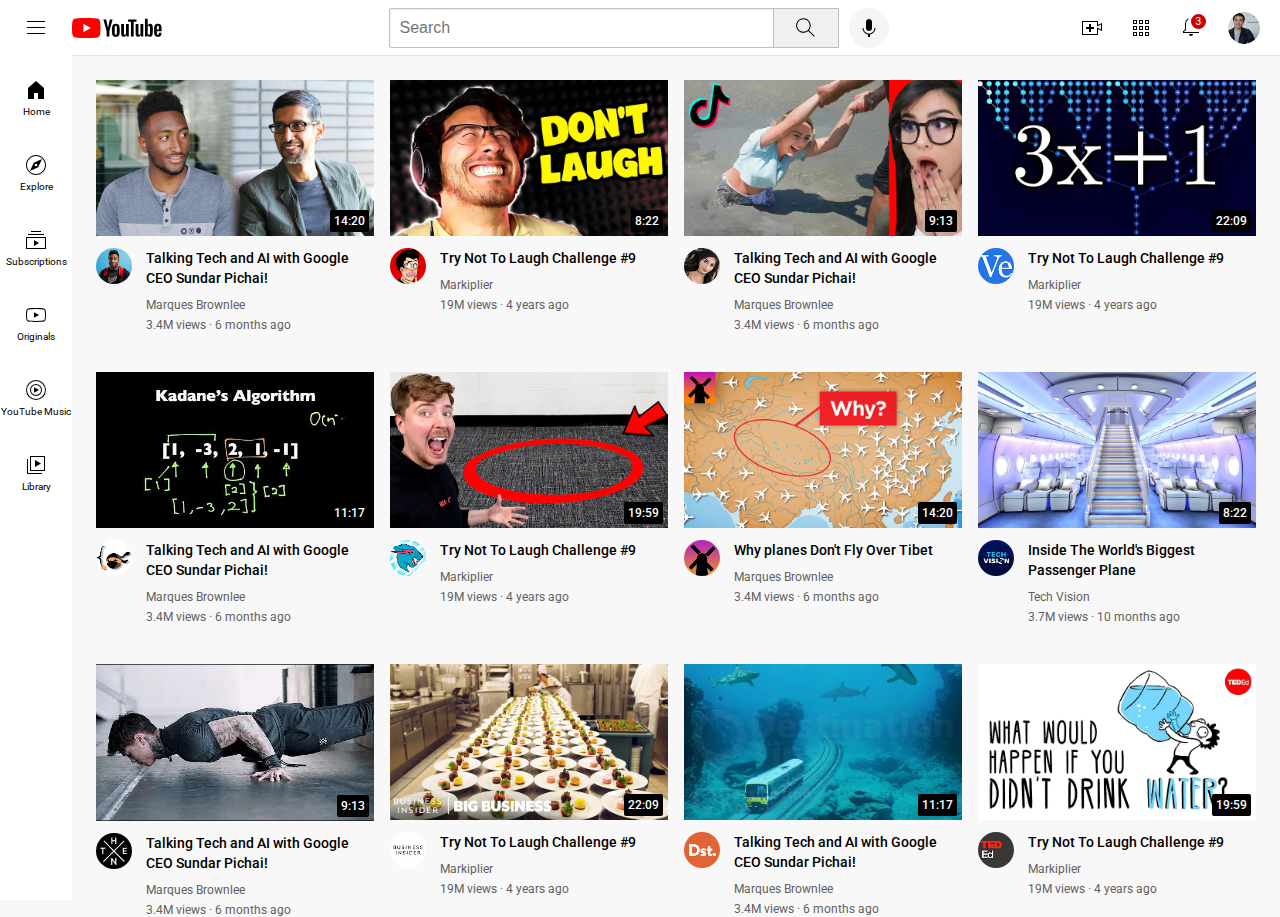
<file: index.html>
<!DOCTYPE html>
<html>
 
<head>
    <title>YouTube.com Clone</title>

    <link rel="preconnect" href="https://fonts.googleapis.com">
    <link rel="preconnect" href="https://fonts.gstatic.com" crossorigin>
    <link
        href="https://fonts.googleapis.com/css2?family=Roboto:ital,wdth,wght@0,75..100,100..900;1,75..100,100..900&display=swap"
        rel="stylesheet">

    <link rel="stylesheet" href="styles/general.css">
    <link rel="stylesheet" href="styles/header.css">
    <link rel="stylesheet" href="styles/video.css">
    <link rel="stylesheet" href="styles/sidebar.css">

</head>

<body>
    <div class="header">
        <div class="left-section">
            <img class="hamburger-menu" src="icons/hamburger-menu.svg" alt="">
            <img class="youtube-logo" src="icons/youtube-logo.svg" alt="">
        </div>

        <div class="middle-section">
            <input class="search-bar" type="text" placeholder="Search">
            <button class="search-button">
                <img class="search-icon" src="icons/search.svg" alt="">
                <div class="tooltip">Search</div>
            </button>
            <button class="voice-search-button">
                <img class="voice-search-icon" src="icons/voice-search-icon.svg" alt="">
                <div class="tooltip">Search with your voice</div>
            </button>
        </div>

        <div class="right-section">
            <div class="upload-icon-container">
                <img class="upload-icon" src="icons/upload.svg" alt="">
                <div class="tooltip">Create</div>
            </div>          
            <img class="youtube-apps-icon" src="icons/youtube-apps.svg" alt="">
            <div class="notifications-icon-container">
                <img class="notifications-icon" src="icons/notifications.svg" alt="">
                <div class="notifications-count">3</div>
            </div>
            <img class="current-user-picture" src="icons/my-channel.jpeg" alt="">
        </div>

    </div>

    <div class="sidebar">
        <div class="sidebar-link">
            <img src="icons/home.svg" alt="">
            <div>Home</div>
        </div>
        <div class="sidebar-link">
            <img src="icons/explore.svg" alt="">
            <div>Explore</div>
        </div>
        <div class="sidebar-link">
            <img src="icons/subscriptions.svg" alt="">
            <div>Subscriptions</div>
        </div>
        <div class="sidebar-link">
            <img src="icons/originals.svg" alt="">
            <div>Originals</div>
        </div>
        <div class="sidebar-link">
            <img src="icons/youtube-music.svg" alt="">
            <div>YouTube Music</div>
        </div>
        <div class="sidebar-link">
            <img src="icons/library.svg" alt="">
            <div>Library</div>
        </div>
    </div>

    <div class="video-grid">

        <div class="video-preview">

            <div class="thumbnail-row">
                <img class="thumbnail" src="thumbnails/thumbnail-1.webp">
                <div class="video-time">14:20</div>
            </div>

            <div class="video-info-grid">

                <div class="channel-picture">
                    <img class="profile-picture" src="channel-pictures/channel-1.jpeg" alt="">
                </div>

                <div class="channel-info">

                    <p class="video-title">
                        Talking Tech and AI with Google CEO Sundar Pichai!
                    </p>

                    <p class="video-author">
                        Marques Brownlee
                    </p>

                    <p class="video-stats">
                        3.4M views &#183; 6 months ago
                    </p>

                </div>

            </div>

        </div>

        <div class="video-preview">

            <div class="thumbnail-row">
                <img class="thumbnail" src="thumbnails/thumbnail-2.webp">
                <div class="video-time">8:22</div>
            </div>

            <div class="video-info-grid">

                <div class="channel-picture">
                    <img class="profile-picture" src="channel-pictures/channel-2.jpeg" alt="">
                </div>

                <div class="channel-info">

                    <p class="video-title">
                        Try Not To Laugh Challenge #9
                    </p>

                    <p class="video-author">
                        Markiplier
                    </p>

                    <p class="video-stats">
                        19M views &#183; 4 years ago
                    </p>

                </div>

            </div>

        </div>

        <div class="video-preview">

            <div class="thumbnail-row">
                <img class="thumbnail" src="thumbnails/thumbnail-3.webp">
                <div class="video-time">9:13</div>
            </div>

            <div class="video-info-grid">

                <div class="channel-picture">
                    <img class="profile-picture" src="channel-pictures/channel-3.jpeg" alt="">
                </div>

                <div class="channel-info">

                    <p class="video-title">
                        Talking Tech and AI with Google CEO Sundar Pichai!
                    </p>

                    <p class="video-author">
                        Marques Brownlee
                    </p>

                    <p class="video-stats">
                        3.4M views &#183; 6 months ago
                    </p>

                </div>

            </div>

        </div>

        <div class="video-preview">

            <div class="thumbnail-row">
                <img class="thumbnail" src="thumbnails/thumbnail-4.webp">
                <div class="video-time">22:09</div>
            </div>

            <div class="video-info-grid">

                <div class="channel-picture">
                    <img class="profile-picture" src="channel-pictures/channel-4.jpeg" alt="">
                </div>

                <div class="channel-info">

                    <p class="video-title">
                        Try Not To Laugh Challenge #9
                    </p>

                    <p class="video-author">
                        Markiplier
                    </p>

                    <p class="video-stats">
                        19M views &#183; 4 years ago
                    </p>

                </div>

            </div>

        </div>

        <div class="video-preview">

            <div class="thumbnail-row">
                <img class="thumbnail" src="thumbnails/thumbnail-5.webp">
                <div class="video-time">11:17</div>
            </div>

            <div class="video-info-grid">

                <div class="channel-picture">
                    <img class="profile-picture" src="channel-pictures/channel-5.jpeg" alt="">
                </div>

                <div class="channel-info">

                    <p class="video-title">
                        Talking Tech and AI with Google CEO Sundar Pichai!
                    </p>

                    <p class="video-author">
                        Marques Brownlee
                    </p>

                    <p class="video-stats">
                        3.4M views &#183; 6 months ago
                    </p>

                </div>

            </div>

        </div>

        <div class="video-preview">

            <div class="thumbnail-row">
                <img class="thumbnail" src="thumbnails/thumbnail-6.webp">
                <div class="video-time">19:59</div>
            </div>

            <div class="video-info-grid">

                <div class="channel-picture">
                    <img class="profile-picture" src="channel-pictures/channel-6.jpeg" alt="">
                </div>

                <div class="channel-info">

                    <p class="video-title">
                        Try Not To Laugh Challenge #9
                    </p>

                    <p class="video-author">
                        Markiplier
                    </p>

                    <p class="video-stats">
                        19M views &#183; 4 years ago
                    </p>

                </div>

            </div>

        </div>
        <div class="video-preview">

            <div class="thumbnail-row">
                <img class="thumbnail" src="thumbnails/thumbnail-7.webp">
                <div class="video-time">14:20</div>
            </div>

            <div class="video-info-grid">

                <div class="channel-picture">
                    <img class="profile-picture" src="channel-pictures/channel-7.jpeg" alt="">
                </div>

                <div class="channel-info">

                    <p class="video-title">
                        Why planes Don't Fly Over Tibet
                    </p>

                    <p class="video-author">
                        Marques Brownlee
                    </p>

                    <p class="video-stats">
                        3.4M views &#183; 6 months ago
                    </p>

                </div>

            </div>

        </div>

        <div class="video-preview">

            <div class="thumbnail-row">
                <img class="thumbnail" src="thumbnails/thumbnail-8.webp">
                <div class="video-time">8:22</div>
            </div>

            <div class="video-info-grid">

                <div class="channel-picture">
                    <img class="profile-picture" src="channel-pictures/channel-8.jpeg" alt="">
                </div>

                <div class="channel-info">

                    <p class="video-title">
                        Inside The World's Biggest Passenger Plane
                    </p>

                    <p class="video-author">
                        Tech Vision
                    </p>

                    <p class="video-stats">
                        3.7M views &#183; 10 months ago
                    </p>

                </div>

            </div>

        </div>

        <div class="video-preview">

            <div class="thumbnail-row">
                <img class="thumbnail" src="thumbnails/thumbnail-9.webp">
                <div class="video-time">9:13</div>
            </div>

            <div class="video-info-grid">

                <div class="channel-picture">
                    <img class="profile-picture" src="channel-pictures/channel-9.jpeg" alt="">
                </div>

                <div class="channel-info">

                    <p class="video-title">
                        Talking Tech and AI with Google CEO Sundar Pichai!
                    </p>

                    <p class="video-author">
                        Marques Brownlee
                    </p>

                    <p class="video-stats">
                        3.4M views &#183; 6 months ago
                    </p>

                </div>

            </div>

        </div>

        <div class="video-preview">

            <div class="thumbnail-row">
                <img class="thumbnail" src="thumbnails/thumbnail-10.webp">
                <div class="video-time">22:09</div>
            </div>

            <div class="video-info-grid">

                <div class="channel-picture">
                    <img class="profile-picture" src="channel-pictures/channel-10.jpeg" alt="">
                </div>

                <div class="channel-info">

                    <p class="video-title">
                        Try Not To Laugh Challenge #9
                    </p>

                    <p class="video-author">
                        Markiplier
                    </p>

                    <p class="video-stats">
                        19M views &#183; 4 years ago
                    </p>

                </div>

            </div>

        </div>

        <div class="video-preview">

            <div class="thumbnail-row">
                <img class="thumbnail" src="thumbnails/thumbnail-11.webp">
                <div class="video-time">11:17</div>
            </div>

            <div class="video-info-grid">

                <div class="channel-picture">
                    <img class="profile-picture" src="channel-pictures/channel-11.jpeg" alt="">
                </div>

                <div class="channel-info">

                    <p class="video-title">
                        Talking Tech and AI with Google CEO Sundar Pichai!
                    </p>

                    <p class="video-author">
                        Marques Brownlee
                    </p>

                    <p class="video-stats">
                        3.4M views &#183; 6 months ago
                    </p>

                </div>

            </div>

        </div>

        <div class="video-preview">

            <div class="thumbnail-row">
                <img class="thumbnail" src="thumbnails/thumbnail-12.webp">
                <div class="video-time">19:59</div>
            </div>

            <div class="video-info-grid">

                <div class="channel-picture">
                    <img class="profile-picture" src="channel-pictures/channel-12.jpeg" alt="">
                </div>

                <div class="channel-info">

                    <p class="video-title">
                        Try Not To Laugh Challenge #9
                    </p>

                    <p class="video-author">
                        Markiplier
                    </p>

                    <p class="video-stats">
                        19M views &#183; 4 years ago
                    </p>

                </div>

            </div>

        </div>

    </div>
    

</body>

</html>
</file>
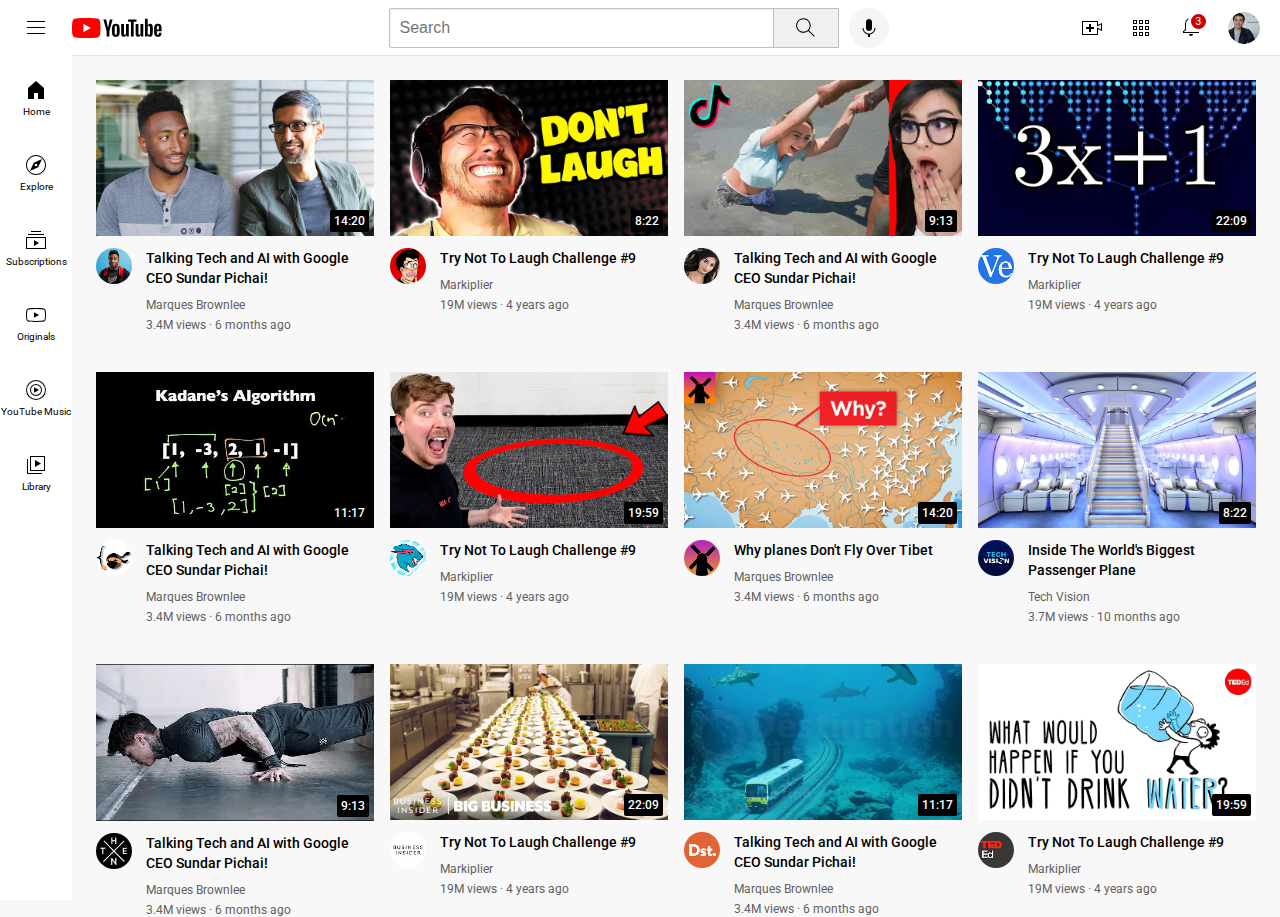
<file: youtube.html>
<!DOCTYPE html>
<html>
 
<head>
    <title>YouTube.com Clone</title>

    <link rel="preconnect" href="https://fonts.googleapis.com">
    <link rel="preconnect" href="https://fonts.gstatic.com" crossorigin>
    <link
        href="https://fonts.googleapis.com/css2?family=Roboto:ital,wdth,wght@0,75..100,100..900;1,75..100,100..900&display=swap"
        rel="stylesheet">

    <link rel="stylesheet" href="styles/general.css">
    <link rel="stylesheet" href="styles/header.css">
    <link rel="stylesheet" href="styles/video.css">
    <link rel="stylesheet" href="styles/sidebar.css">

</head>

<body>
    <div class="header">
        <div class="left-section">
            <img class="hamburger-menu" src="icons/hamburger-menu.svg" alt="">
            <img class="youtube-logo" src="icons/youtube-logo.svg" alt="">
        </div>

        <div class="middle-section">
            <input class="search-bar" type="text" placeholder="Search">
            <button class="search-button">
                <img class="search-icon" src="icons/search.svg" alt="">
                <div class="tooltip">Search</div>
            </button>
            <button class="voice-search-button">
                <img class="voice-search-icon" src="icons/voice-search-icon.svg" alt="">
                <div class="tooltip">Search with your voice</div>
            </button>
        </div>

        <div class="right-section">
            <div class="upload-icon-container">
                <img class="upload-icon" src="icons/upload.svg" alt="">
                <div class="tooltip">Create</div>
            </div>          
            <img class="youtube-apps-icon" src="icons/youtube-apps.svg" alt="">
            <div class="notifications-icon-container">
                <img class="notifications-icon" src="icons/notifications.svg" alt="">
                <div class="notifications-count">3</div>
            </div>
            <img class="current-user-picture" src="icons/my-channel.jpeg" alt="">
        </div>

    </div>

    <div class="sidebar">
        <div class="sidebar-link">
            <img src="icons/home.svg" alt="">
            <div>Home</div>
        </div>
        <div class="sidebar-link">
            <img src="icons/explore.svg" alt="">
            <div>Explore</div>
        </div>
        <div class="sidebar-link">
            <img src="icons/subscriptions.svg" alt="">
            <div>Subscriptions</div>
        </div>
        <div class="sidebar-link">
            <img src="icons/originals.svg" alt="">
            <div>Originals</div>
        </div>
        <div class="sidebar-link">
            <img src="icons/youtube-music.svg" alt="">
            <div>YouTube Music</div>
        </div>
        <div class="sidebar-link">
            <img src="icons/library.svg" alt="">
            <div>Library</div>
        </div>
    </div>

    <div class="video-grid">

        <div class="video-preview">

            <div class="thumbnail-row">
                <img class="thumbnail" src="thumbnails/thumbnail-1.webp">
                <div class="video-time">14:20</div>
            </div>

            <div class="video-info-grid">

                <div class="channel-picture">
                    <img class="profile-picture" src="channel-pictures/channel-1.jpeg" alt="">
                </div>

                <div class="channel-info">

                    <p class="video-title">
                        Talking Tech and AI with Google CEO Sundar Pichai!
                    </p>

                    <p class="video-author">
                        Marques Brownlee
                    </p>

                    <p class="video-stats">
                        3.4M views &#183; 6 months ago
                    </p>

                </div>

            </div>

        </div>

        <div class="video-preview">

            <div class="thumbnail-row">
                <img class="thumbnail" src="thumbnails/thumbnail-2.webp">
                <div class="video-time">8:22</div>
            </div>

            <div class="video-info-grid">

                <div class="channel-picture">
                    <img class="profile-picture" src="channel-pictures/channel-2.jpeg" alt="">
                </div>

                <div class="channel-info">

                    <p class="video-title">
                        Try Not To Laugh Challenge #9
                    </p>

                    <p class="video-author">
                        Markiplier
                    </p>

                    <p class="video-stats">
                        19M views &#183; 4 years ago
                    </p>

                </div>

            </div>

        </div>

        <div class="video-preview">

            <div class="thumbnail-row">
                <img class="thumbnail" src="thumbnails/thumbnail-3.webp">
                <div class="video-time">9:13</div>
            </div>

            <div class="video-info-grid">

                <div class="channel-picture">
                    <img class="profile-picture" src="channel-pictures/channel-3.jpeg" alt="">
                </div>

                <div class="channel-info">

                    <p class="video-title">
                        Talking Tech and AI with Google CEO Sundar Pichai!
                    </p>

                    <p class="video-author">
                        Marques Brownlee
                    </p>

                    <p class="video-stats">
                        3.4M views &#183; 6 months ago
                    </p>

                </div>

            </div>

        </div>

        <div class="video-preview">

            <div class="thumbnail-row">
                <img class="thumbnail" src="thumbnails/thumbnail-4.webp">
                <div class="video-time">22:09</div>
            </div>

            <div class="video-info-grid">

                <div class="channel-picture">
                    <img class="profile-picture" src="channel-pictures/channel-4.jpeg" alt="">
                </div>

                <div class="channel-info">

                    <p class="video-title">
                        Try Not To Laugh Challenge #9
                    </p>

                    <p class="video-author">
                        Markiplier
                    </p>

                    <p class="video-stats">
                        19M views &#183; 4 years ago
                    </p>

                </div>

            </div>

        </div>

        <div class="video-preview">

            <div class="thumbnail-row">
                <img class="thumbnail" src="thumbnails/thumbnail-5.webp">
                <div class="video-time">11:17</div>
            </div>

            <div class="video-info-grid">

                <div class="channel-picture">
                    <img class="profile-picture" src="channel-pictures/channel-5.jpeg" alt="">
                </div>

                <div class="channel-info">

                    <p class="video-title">
                        Talking Tech and AI with Google CEO Sundar Pichai!
                    </p>

                    <p class="video-author">
                        Marques Brownlee
                    </p>

                    <p class="video-stats">
                        3.4M views &#183; 6 months ago
                    </p>

                </div>

            </div>

        </div>

        <div class="video-preview">

            <div class="thumbnail-row">
                <img class="thumbnail" src="thumbnails/thumbnail-6.webp">
                <div class="video-time">19:59</div>
            </div>

            <div class="video-info-grid">

                <div class="channel-picture">
                    <img class="profile-picture" src="channel-pictures/channel-6.jpeg" alt="">
                </div>

                <div class="channel-info">

                    <p class="video-title">
                        Try Not To Laugh Challenge #9
                    </p>

                    <p class="video-author">
                        Markiplier
                    </p>

                    <p class="video-stats">
                        19M views &#183; 4 years ago
                    </p>

                </div>

            </div>

        </div>
        <div class="video-preview">

            <div class="thumbnail-row">
                <img class="thumbnail" src="thumbnails/thumbnail-7.webp">
                <div class="video-time">14:20</div>
            </div>

            <div class="video-info-grid">

                <div class="channel-picture">
                    <img class="profile-picture" src="channel-pictures/channel-7.jpeg" alt="">
                </div>

                <div class="channel-info">

                    <p class="video-title">
                        Why planes Don't Fly Over Tibet
                    </p>

                    <p class="video-author">
                        Marques Brownlee
                    </p>

                    <p class="video-stats">
                        3.4M views &#183; 6 months ago
                    </p>

                </div>

            </div>

        </div>

        <div class="video-preview">

            <div class="thumbnail-row">
                <img class="thumbnail" src="thumbnails/thumbnail-8.webp">
                <div class="video-time">8:22</div>
            </div>

            <div class="video-info-grid">

                <div class="channel-picture">
                    <img class="profile-picture" src="channel-pictures/channel-8.jpeg" alt="">
                </div>

                <div class="channel-info">

                    <p class="video-title">
                        Inside The World's Biggest Passenger Plane
                    </p>

                    <p class="video-author">
                        Tech Vision
                    </p>

                    <p class="video-stats">
                        3.7M views &#183; 10 months ago
                    </p>

                </div>

            </div>

        </div>

        <div class="video-preview">

            <div class="thumbnail-row">
                <img class="thumbnail" src="thumbnails/thumbnail-9.webp">
                <div class="video-time">9:13</div>
            </div>

            <div class="video-info-grid">

                <div class="channel-picture">
                    <img class="profile-picture" src="channel-pictures/channel-9.jpeg" alt="">
                </div>

                <div class="channel-info">

                    <p class="video-title">
                        Talking Tech and AI with Google CEO Sundar Pichai!
                    </p>

                    <p class="video-author">
                        Marques Brownlee
                    </p>

                    <p class="video-stats">
                        3.4M views &#183; 6 months ago
                    </p>

                </div>

            </div>

        </div>

        <div class="video-preview">

            <div class="thumbnail-row">
                <img class="thumbnail" src="thumbnails/thumbnail-10.webp">
                <div class="video-time">22:09</div>
            </div>

            <div class="video-info-grid">

                <div class="channel-picture">
                    <img class="profile-picture" src="channel-pictures/channel-10.jpeg" alt="">
                </div>

                <div class="channel-info">

                    <p class="video-title">
                        Try Not To Laugh Challenge #9
                    </p>

                    <p class="video-author">
                        Markiplier
                    </p>

                    <p class="video-stats">
                        19M views &#183; 4 years ago
                    </p>

                </div>

            </div>

        </div>

        <div class="video-preview">

            <div class="thumbnail-row">
                <img class="thumbnail" src="thumbnails/thumbnail-11.webp">
                <div class="video-time">11:17</div>
            </div>

            <div class="video-info-grid">

                <div class="channel-picture">
                    <img class="profile-picture" src="channel-pictures/channel-11.jpeg" alt="">
                </div>

                <div class="channel-info">

                    <p class="video-title">
                        Talking Tech and AI with Google CEO Sundar Pichai!
                    </p>

                    <p class="video-author">
                        Marques Brownlee
                    </p>

                    <p class="video-stats">
                        3.4M views &#183; 6 months ago
                    </p>

                </div>

            </div>

        </div>

        <div class="video-preview">

            <div class="thumbnail-row">
                <img class="thumbnail" src="thumbnails/thumbnail-12.webp">
                <div class="video-time">19:59</div>
            </div>

            <div class="video-info-grid">

                <div class="channel-picture">
                    <img class="profile-picture" src="channel-pictures/channel-12.jpeg" alt="">
                </div>

                <div class="channel-info">

                    <p class="video-title">
                        Try Not To Laugh Challenge #9
                    </p>

                    <p class="video-author">
                        Markiplier
                    </p>

                    <p class="video-stats">
                        19M views &#183; 4 years ago
                    </p>

                </div>

            </div>

        </div>

    </div>
    

</body>

</html>
</file>
<file: styles/general.css>
p {
    font-family: Roboto, Arial;
    margin-top: 0;
    margin-bottom: 0;
}

body{
    margin: 0;
     padding-top: 80px;
     padding-left: 96px;
     padding-right: 24px;
     background-color: rgb(248, 248, 248);
}
</file>
<file: styles/header.css>
.header{
    height: 55px; 
    display: flex;
    flex-direction: row;
    justify-content: space-between;

    position: fixed;
    top: 0;
    left: 0;
    right: 0;
    z-index: 100;

    background-color: white;
    border-bottom-width: 1px;
    border-bottom-style: solid;
    border-bottom-color: rgb(228, 228, 228);
}

.left-section{
    display: flex;
    align-items: center;
}

.hamburger-menu {
    height: 24px;
    margin-left: 24px;
    margin-right: 24px;
}

.youtube-logo {
    height: 20px;
}

.middle-section{
    flex: 1;
    margin-left: 70px;
    margin-right: 35px;
    max-width: 500px;
    display: flex;
    align-items: center;
}

.search-bar {
    flex: 1;
    height: 36px;
    padding-left: 10px;
    font-size: 16px;
    border: 1px solid rgb(192, 192, 192);
    border-radius: 2px;
    box-shadow: inset 1px 2px 3px rgba(0, 0, 0, 0.05);
    width: 0;
}

.search-bar::placeholder {
    font-family: Arial;
    font-size: 16px;
}

.search-button {
    height: 40px;
    width: 66px;
    background-color: rgb(240, 240, 240);
    border-width: 1px;
    border-style: solid;
    border-color: rgb(192, 192, 192);
    margin-left: -1px;
    margin-right: 10px;
}

.search-button,
.voice-search-button,
.upload-icon-container {
    position: relative;
    display: flex;
    justify-content: center;
    align-items: center;
}

.search-button .tooltip,
.voice-search-button .tooltip,
.upload-icon-container .tooltip {
    position: absolute;
    font-family: Robota, Arial;
    background-color: grey;
    color: white;
    padding-top: 4px;
    padding-bottom: 4px;
    padding-left: 8px;
    padding-right: 8px;
    border-radius: 2px;
    font-size: 12px;
    bottom: -30px;
    opacity: 0;
    transition: opacity 0.15s;
    pointer-events: none;
    white-space: nowrap;
}

.search-button:hover .tooltip,
.voice-search-button:hover .tooltip,
.upload-icon-container:hover .tooltip {
    opacity: 1;
}

.search-icon {
    height: 25px;
}

.voice-search-button {
    height: 40px;
    width: 40px;
    border-radius: 20px;
    border: none;
    background-color: rgb(245, 245, 245);
}
.voice-search-icon {
    height: 24px;
}

.right-section{
    width: 180px;
    margin-right: 20px;
    display: flex;
    align-items: center;
    justify-content: space-between;
    flex-shrink: 0;
}

.upload-icon {
    height: 24px;
}

.youtube-apps-icon {
    height: 24px;
}

.notifications-icon {
    height: 24px;
}

.notifications-icon-container {
    position: relative;
}

.notifications-count {
    background-color: rgb(204, 0, 0);
    color: white;
    position: absolute;
    top: -3px;
    right: -6px;
    font-size: 10px;
    height: 15px;
    width: 15px;
    border-radius: 15px;
    display: flex;
    justify-content: center;
    align-items: center;
    border-style: solid;
    border-color: white;
    font-family: Arial;

}

.current-user-picture {
    height: 32px;
    border-radius: 16px;
}
</file>
<file: styles/video.css>
.thumbnail {
    width: 100%;
}

.video-title {
    margin-top: 0;
    font-size: 14px;
    font-weight: 500;
    line-height: 20px;
    margin-bottom: 10px;
}

.video-info-grid{
   display: grid;
   grid-template-columns: 50px 1fr;
}

.profile-picture {
    width: 36px;
    border-radius: 25px;
}

.thumbnail-row {
    margin-bottom: 8px;
    position: relative;
}

.video-author,
.video-stats {
    font-size: 12px;
    color: rgb(96, 96, 96);
}

.video-author {
    margin-bottom: 6px;
}

.video-grid{
    display: grid;
    grid-template-columns: 1fr 1fr 1fr;
    column-gap: 16px;
    row-gap: 40px;
}

@media (max-width: 750px) {
    .video-grid {
        grid-template-columns: 1fr 1fr;
    }
}

@media (min-width: 751px) and (max-width: 999px) {
    .video-grid {
        grid-template-columns: 1fr 1fr 1fr;
    }
}

@media (min-width: 1000px) {
    .video-grid {
        grid-template-columns: 1fr 1fr 1fr 1fr;
    }
}


.video-time {
    font-family: Roboto, Arial;
    font-size: 12px;
    font-weight: 500;
    padding: 4px;
    border-radius: 2px;
    background-color: black;
    color: white;
    position: absolute;
    bottom: 8px;
    right: 5px;
}
</file>
<file: styles/sidebar.css>
.sidebar {
    position: fixed;
    left: 0;
    bottom: 0;
    top: 55px;
    background-color: white;
    width: 72px;
    z-index: 200;
    padding-top: 5px;
}

.sidebar-link {
    height: 74px;
    margin-bottom: 1px;
    display: flex;
    flex-direction: column;
    justify-content: center;
    align-items: center;
    cursor: pointer;
}

.sidebar-link:hover {
    background-color: rgb(235, 235, 235);
}

.sidebar-link img {
    height: 24px;
    margin-bottom: 4px;
}

.sidebar-link div {
    font-family: Roboto, Arial;
    font-size: 10px;

}
</file>
